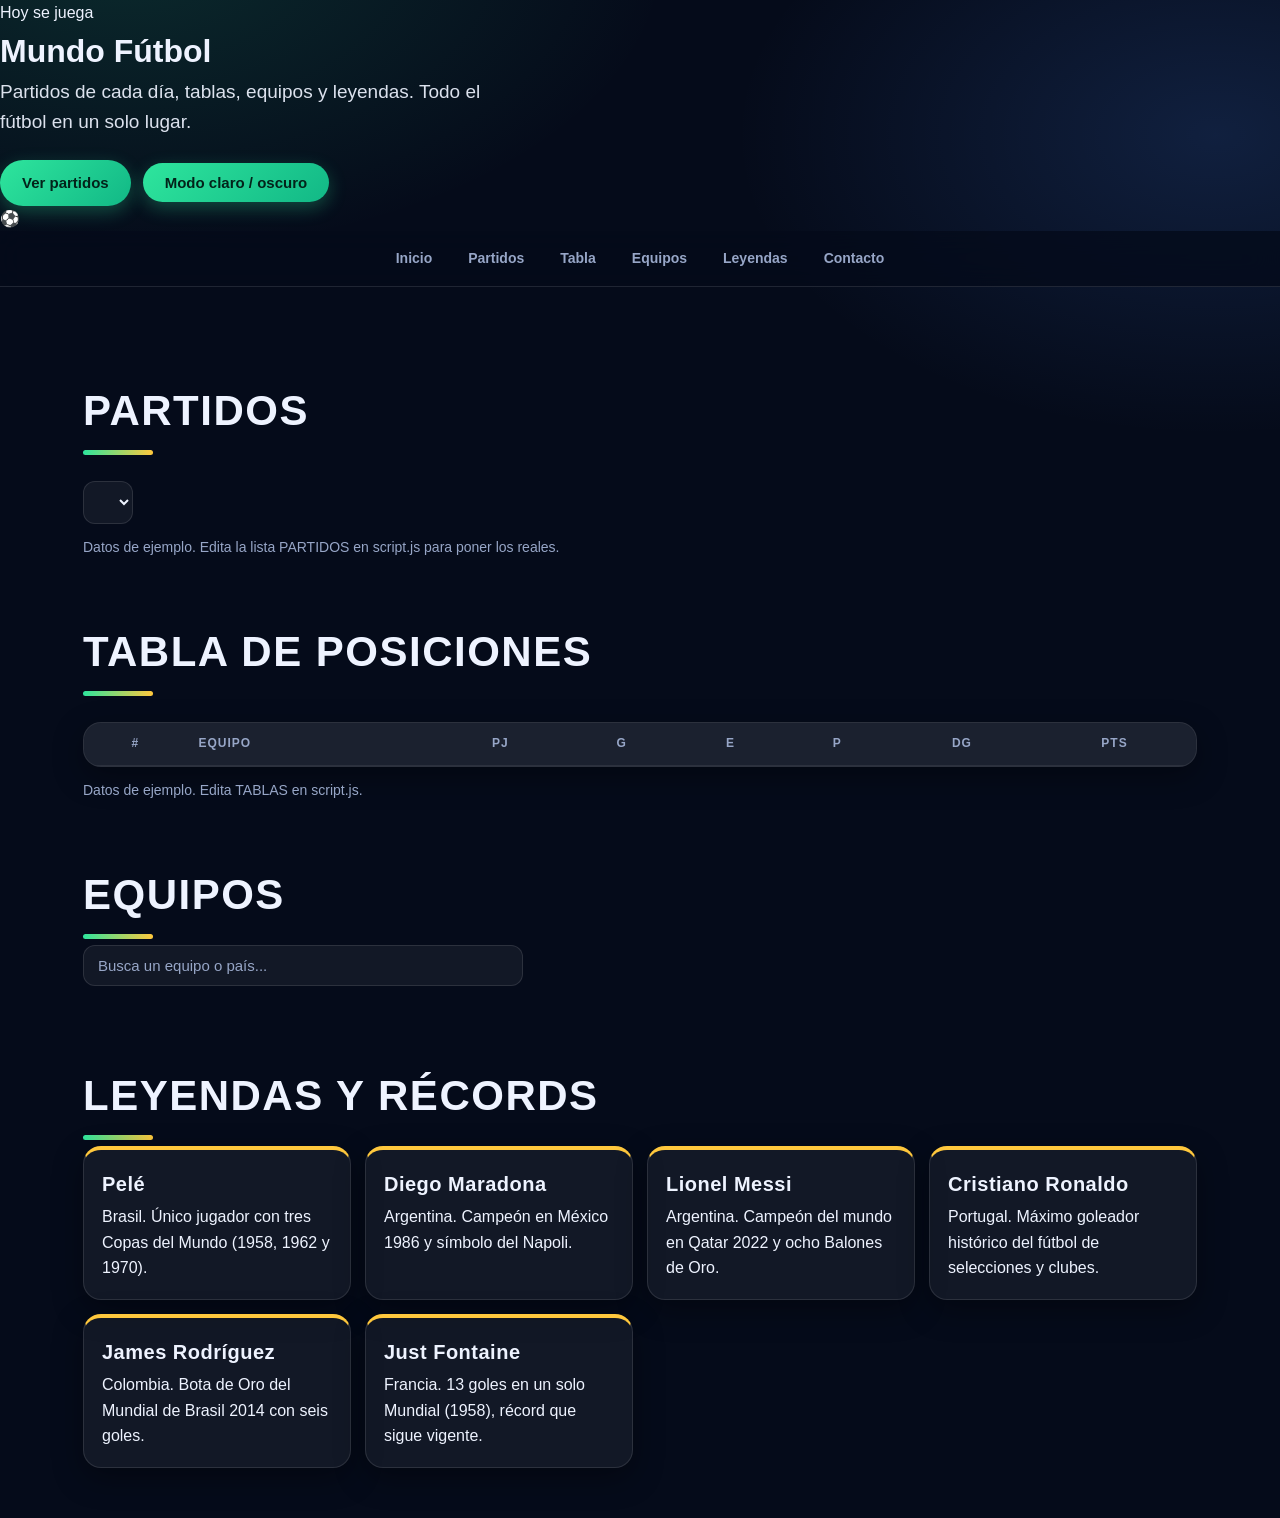
<file: index (1).html>
<!DOCTYPE html>
<html lang="es">
<head>
<meta charset="UTF-8">
<meta name="viewport" content="width=device-width, initial-scale=1">
<meta name="description" content="Partidos de hoy, tablas, equipos y todo sobre fútbol.">
<title>Mundo Fútbol | Partidos, tablas y equipos</title>
<link rel="stylesheet" href="styles.css">
</head>

<body>

<header id="inicio">
  <div class="hero-texto">
    <p class="en-vivo"><span class="punto"></span> Hoy se juega</p>
    <h1>Mundo Fútbol</h1>
    <p class="lema">Partidos de cada día, tablas, equipos y leyendas. Todo el fútbol en un solo lugar.</p>
    <p id="fecha-hoy" class="fecha"></p>
    <div class="botones">
      <a class="btn" href="#partidos">Ver partidos</a>
      <button onclick="cambiarFondo()">Modo claro / oscuro</button>
    </div>
  </div>
  <div class="hero-balon" aria-hidden="true">⚽</div>
</header>

<nav>
  <ul>
    <li><a href="#inicio">Inicio</a></li>
    <li><a href="#partidos">Partidos</a></li>
    <li><a href="#tabla">Tabla</a></li>
    <li><a href="#equipos">Equipos</a></li>
    <li><a href="#leyendas">Leyendas</a></li>
    <li><a href="#contacto">Contacto</a></li>
  </ul>
</nav>

<main>

  <section id="partidos">
    <h2>Partidos</h2>
    <div class="fila-controles">
      <div class="tabs" id="tabs-dias"></div>
      <select id="filtro-liga" aria-label="Filtrar por liga"></select>
    </div>
    <div id="lista-partidos" class="grid-partidos"></div>
    <p class="nota">Datos de ejemplo. Edita la lista PARTIDOS en script.js para poner los reales.</p>
  </section>

  <section id="tabla">
    <h2>Tabla de posiciones</h2>
    <div class="tabs" id="tabs-ligas"></div>
    <div class="scroll">
      <table>
        <thead><tr><th>#</th><th>Equipo</th><th>PJ</th><th>G</th><th>E</th><th>P</th><th>DG</th><th>Pts</th></tr></thead>
        <tbody id="cuerpo-tabla"></tbody>
      </table>
    </div>
    <p class="nota">Datos de ejemplo. Edita TABLAS en script.js.</p>
  </section>

  <section id="equipos">
    <h2>Equipos</h2>
    <input id="buscador" type="search" placeholder="Busca un equipo o país..." aria-label="Buscar equipo">
    <div id="grid-equipos" class="grid-equipos"></div>
  </section>

  <section id="leyendas">
    <h2>Leyendas y récords</h2>
    <div class="grid-leyendas">
      <article><h3>Pelé</h3><p>Brasil. Único jugador con tres Copas del Mundo (1958, 1962 y 1970).</p></article>
      <article><h3>Diego Maradona</h3><p>Argentina. Campeón en México 1986 y símbolo del Napoli.</p></article>
      <article><h3>Lionel Messi</h3><p>Argentina. Campeón del mundo en Qatar 2022 y ocho Balones de Oro.</p></article>
      <article><h3>Cristiano Ronaldo</h3><p>Portugal. Máximo goleador histórico del fútbol de selecciones y clubes.</p></article>
      <article><h3>James Rodríguez</h3><p>Colombia. Bota de Oro del Mundial de Brasil 2014 con seis goles.</p></article>
      <article><h3>Just Fontaine</h3><p>Francia. 13 goles en un solo Mundial (1958), récord que sigue vigente.</p></article>
</file>
<file: styles.css>
/* ===== BASE ===== */
*{ margin:0; padding:0; box-sizing:border-box; }
html{ scroll-behavior:smooth; scroll-padding-top:70px; }

:root{
  --bg:#050b1a; --bg2:#0b1633;
  --card:rgba(255,255,255,.055); --card-b:rgba(255,255,255,.11);
  --txt:#eef3ff; --suave:#97a6c7;
  --verde:#2ee59d; --oro:#ffc83d; --rojo:#ff4d6d; --azul:#4c8dff;
  --sombra:0 10px 30px rgba(0,0,0,.35);
  --titulo:'Oswald',Impact,'Arial Narrow Bold',sans-serif;
}
body.claro{
  --bg:#eef2fb; --bg2:#dfe7f7;
  --card:rgba(255,255,255,.9); --card-b:rgba(10,30,80,.12);
  --txt:#0b1630; --suave:#51607f;
  --sombra:0 10px 30px rgba(20,40,90,.12);
}
body{
  font-family:'Inter','Segoe UI',Tahoma,sans-serif;
  color:var(--txt); line-height:1.6;
  background:
    radial-gradient(900px 500px at 10% -5%, rgba(46,229,157,.14), transparent 60%),
    radial-gradient(800px 500px at 95% 15%, rgba(76,141,255,.16), transparent 60%),
    var(--bg);
  background-attachment:fixed;
  transition:background .3s,color .3s;
}
a{ color:inherit; }
:focus-visible{ outline:3px solid var(--verde); outline-offset:2px; }

/* ===== HERO ===== */
.hero{
  position:relative; overflow:hidden;
  background:
    url("data:image/svg+xml;utf8,<svg xmlns='http://www.w3.org/2000/svg' width='1200' height='700' viewBox='0 0 1200 700' fill='none' stroke='white' stroke-opacity='.09' stroke-width='3'><rect x='40' y='40' width='1120' height='620'/><line x1='600' y1='40' x2='600' y2='660'/><circle cx='600' cy='350' r='95'/><rect x='40' y='200' width='170' height='300'/><rect x='990' y='200' width='170' height='300'/><rect x='40' y='275' width='70' height='150'/><rect x='1090' y='275' width='70' height='150'/></svg>") center/cover no-repeat,
    linear-gradient(135deg,#06402c 0%,#0a2a5e 60%,#0b1633 100%);
  border-bottom:1px solid var(--card-b);
}
.hero::after{
  content:""; position:absolute; inset:auto 0 0 0; height:90px;
  background:linear-gradient(transparent,var(--bg));
}
.hero-in{
  position:relative; z-index:1;
  max-width:1150px; margin:0 auto; padding:64px 20px 90px;
  display:grid; grid-template-columns:1.2fr 1fr; gap:36px; align-items:center;
  color:#fff;
}
.chip{
  display:inline-flex; align-items:center; gap:8px;
  background:rgba(255,255,255,.12); border:1px solid rgba(255,255,255,.2);
  padding:5px 14px; border-radius:999px; font-size:14px; font-weight:600;
  backdrop-filter:blur(6px);
}
.punto{ width:9px; height:9px; border-radius:50%; background:var(--rojo); box-shadow:0 0 10px var(--rojo); animation:pulso 1.2s infinite; }
@keyframes pulso{ 50%{ opacity:.3; } }
.hero h1{
  font-family:var(--titulo); font-weight:700; text-transform:uppercase;
  font-size:clamp(52px,9vw,104px); line-height:1; letter-spacing:2px; margin:14px 0 10px;
}
.hero h1 span{
  background:linear-gradient(90deg,var(--verde),var(--oro));
  -webkit-background-clip:text; background-clip:text; color:transparent;
}
.lema{ font-size:19px; max-width:520px; opacity:.92; }
.fecha{ margin:10px 0 22px; color:var(--oro); font-weight:700; text-transform:capitalize; }

/* ===== BOTONES ===== */
.botones{ display:flex; gap:12px; flex-wrap:wrap; align-items:center; }
button,.btn{
  font-family:inherit; font-size:15px; font-weight:700; cursor:pointer;
  border:none; border-radius:999px; padding:11px 22px; text-decoration:none; display:inline-block;
  background:linear-gradient(135deg,var(--verde),#12b886); color:#03231a;
  box-shadow:0 6px 18px rgba(46,229,157,.28);
  transition:transform .15s, box-shadow .15s, filter .15s;
}
button:hover,.btn:hover{ transform:translateY(-2px); filter:brightness(1.08); }
button:active{ transform:translateY(1px); }
.btn.sec{ background:rgba(255,255,255,.12); color:#fff; border:1px solid rgba(255,255,255,.3); box-shadow:none; }
button.icono{ width:44px; height:44px; padding:0; font-size:20px; background:rgba(255,255,255,.12); color:#fff; border:1px solid rgba(255,255,255,.3); box-shadow:none; }

/* ===== DESTACADO ===== */
.destacado{
  background:rgba(255,255,255,.08); border:1px solid rgba(255,255,255,.22);
  border-radius:22px; padding:22px; backdrop-filter:blur(10px);
  box-shadow:0 20px 50px rgba(0,0,0,.4); text-align:center;
}
.dest-tit{ font-size:13px; letter-spacing:1.5px; text-transform:uppercase; color:var(--oro); font-weight:700; }
.dest-vs{ display:flex; align-items:center; justify-content:space-around; gap:10px; margin:18px 0; }
.dest-vs div{ display:flex; flex-direction:column; align-items:center; gap:8px; flex:1; font-weight:700; }
.dest-vs span{ font-family:var(--titulo); font-size:30px; color:var(--oro); }
.dest-vs .escudo{ width:76px; height:76px; font-size:22px; }
.dest-tiempo{ font-size:15px; }
.dest-tiempo strong{ display:inline-block; margin-top:6px; background:rgba(0,0,0,.35); padding:4px 14px; border-radius:999px; color:var(--verde); }

/* ===== TICKER ===== */
.ticker{ overflow:hidden; background:var(--bg2); border-block:1px solid var(--card-b); white-space:nowrap; }
.ticker .pista{ display:inline-block; padding:10px 0; animation:marquesina 60s linear infinite; }
.ticker:hover .pista{ animation-play-state:paused; }
.ticker span{ margin:0 28px; font-size:14px; color:var(--suave); }
.ticker b{ color:var(--oro); font-family:var(--titulo); font-size:16px; margin:0 4px; }
@keyframes marquesina{ to{ transform:translateX(-50%); } }

/* ===== MENÚ ===== */
nav{
  position:sticky; top:0; z-index:30;
  background:rgba(5,11,26,.78); backdrop-filter:blur(14px);
  border-bottom:1px solid var(--card-b);
}
body.claro nav{ background:rgba(238,242,251,.85); }
nav ul{ display:flex; flex-wrap:wrap; justify-content:center; gap:4px; list-style:none; padding:8px; }
nav a{
  display:block; padding:8px 16px; border-radius:999px; text-decoration:none;
  font-weight:600; font-size:14px; color:var(--suave); transition:.2s;
}
nav a:hover{ color:var(--txt); background:var(--card); }

/* ===== SECCIONES ===== */
main{ max-width:1150px; margin:0 auto; padding:30px 18px 50px; }
section{ margin-top:60px; }
.reveal{ opacity:0; transform:translateY(26px); transition:opacity .7s, transform .7s; }
.reveal.visible{ opacity:1; transform:none; }
h2{
  font-family:var(--titulo); font-weight:700; text-transform:uppercase; letter-spacing:1.5px;
  font-size:clamp(30px,5vw,42px); margin-bottom:6px;
}
h2::after{ content:""; display:block; width:70px; height:5px; border-radius:5px; margin-top:6px; background:linear-gradient(90deg,var(--verde),var(--oro)); }
.sub{ color:var(--suave); margin:10px 0 20px; }
.nota,.leyenda{ color:var(--suave); font-size:14px; margin-top:12px; }

/* ===== CONTADORES ===== */
.contadores{ display:grid; grid-template-columns:repeat(auto-fit,minmax(190px,1fr)); gap:14px; margin-top:-50px; position:relative; z-index:2; }
.contador{
  background:var(--card); border:1px solid var(--card-b); border-radius:18px; padding:18px 20px;
  box-shadow:var(--sombra); backdrop-filter:blur(8px);
}
.contador b{ display:block; font-family:var(--titulo); font-size:44px; line-height:1.1;
  background:linear-gradient(90deg,var(--verde),var(--azul)); -webkit-background-clip:text; background-clip:text; color:transparent; }
.contador span{ color:var(--suave); font-size:14px; }

/* ===== TABS / CONTROLES ===== */
.tabs{ display:flex; gap:8px; overflow-x:auto; padding:2px 2px 8px; margin-bottom:10px; }
.tabs button{
  white-space:nowrap; text-transform:capitalize; background:var(--card); color:var(--txt);
  border:1px solid var(--card-b); box-shadow:none; padding:9px 18px; font-weight:600;
}
.tabs button.activo{ background:linear-gradient(135deg,var(--verde),#12b886); color:#03231a; border-color:transparent; }
.tabs button.hoy:not(.activo){ border-color:var(--oro); }
.buscar-fila,.cmp-controles{ display:flex; gap:10px; flex-wrap:wrap; margin-bottom:16px; }
select,input{
  font-family:inherit; font-size:15px; color:var(--txt);
  background:var(--card); border:1px solid var(--card-b); border-radius:12px; padding:11px 14px;
}
select option{ color:#111; }
.buscar-fila input{ flex:1; min-width:220px; }
input::placeholder{ color:var(--suave); }

/* ===== PARTIDOS ===== */
.resumen{ display:grid; grid-template-columns:repeat(auto-fit,minmax(140px,1fr)); gap:10px; margin-bottom:16px; }
.resumen div{ background:var(--card); border:1px solid var(--card-b); border-radius:14px; padding:10px 14px; }
.resumen b{ display:block; font-family:var(--titulo); font-size:26px; color:var(--oro); }
.resumen span{ color:var(--suave); font-size:12px; }
.marcador-pred{ background:linear-gradient(135deg,rgba(46,229,157,.14),rgba(76,141,255,.12)); border:1px solid var(--card-b); border-radius:14px; padding:12px 16px; margin-bottom:14px; }

.grid-partidos{ display:grid; grid-template-columns:repeat(auto-fill,minmax(330px,1fr)); gap:16px; }
.partido{
  background:var(--card); border:1px solid var(--card-b); border-radius:20px; padding:16px 18px;
  box-shadow:var(--sombra); position:relative; overflow:hidden;
  transition:transform .2s, border-color .2s;
}
.partido::before{ content:""; position:absolute; inset:0 0 auto 0; height:3px; background:linear-gradient(90deg,var(--verde),var(--azul)); }
.partido:hover{ transform:translateY(-4px); border-color:var(--verde); }
.partido .cab{ display:flex; justify-content:space-between; color:var(--suave); font-size:12px; font-weight:600; text-transform:uppercase; letter-spacing:.8px; margin-bottom:12px; }
.vs{ display:grid; grid-template-columns:1fr auto 1fr; align-items:center; gap:8px; }
.eq{ display:flex; flex-direction:column; align-items:center; gap:6px; text-align:center; font-weight:700; font-size:14px; }
.eq.ganador{ color:var(--oro); }
.marc{ display:flex; align-items:center; gap:6px; font-family:var(--titulo); font-size:34px; }
.marc i{ color:var(--suave); font-style:normal; font-size:24px; }
.marc .hora{ font-size:16px; font-family:inherit; font-weight:700; color:var(--verde); background:rgba(46,229,157,.12); padding:6px 12px; border-radius:999px; white-space:nowrap; }
.fav{ color:var(--oro); }
.vacio{ color:var(--suave); padding:20px 0; }

.escudo{
  position:relative; overflow:hidden; display:inline-grid; place-items:center; flex:none;
  width:50px; height:50px; border-radius:50%;
  font-size:14px; font-weight:800; color:#fff; letter-spacing:.5px;
  border:2px solid rgba(255,255,255,.55); box-shadow:0 4px 12px rgba(0,0,0,.35);
  text-shadow:0 1px 2px rgba(0,0,0,.6);
}
.escudo img{ position:absolute; inset:0; width:100%; height:100%; object-fit:contain; filter:drop-shadow(0 3px 6px rgba(0,0,0,.4)); }
.escudo.con-logo{ background:transparent !important; border-color:transparent; box-shadow:none; overflow:visible; font-size:0; text-shadow:none; }

.pred{ display:flex; align-items:center; gap:6px; margin-top:14px; padding-top:12px; border-top:1px dashed var(--card-b); font-size:13px; color:var(--suave); }
.pred span{ margin-right:auto; }
.pred button{ padding:4px 14px; background:var(--card); color:var(--txt); border:1px solid var(--card-b); box-shadow:none; }
.pred button.sel{ background:var(--oro); color:#241a00; border-color:var(--oro); }
.pred.acierto{ color:var(--verde); font-weight:700; }
.pred.fallo{ color:var(--rojo); font-weight:700; }

/* ===== TABLA ===== */
.scroll{ overflow-x:auto; border-radius:18px; border:1px solid var(--card-b); background:var(--card); box-shadow:var(--sombra); }
table{ width:100%; border-collapse:collapse; min-width:480px; }
th,td{ padding:11px 12px; text-align:center; border-bottom:1px solid var(--card-b); }
th{ font-size:12px; text-transform:uppercase; letter-spacing:1px; color:var(--suave); background:rgba(255,255,255,.04); }
tbody tr:hover{ background:rgba(255,255,255,.05); }
td:nth-child(2),th:nth-child(2){ text-align:left; font-weight:600; }
td:nth-child(2) .escudo{ width:30px; height:30px; font-size:10px; border-width:1px; }
td:first-child{ font-family:var(--titulo); font-size:18px; color:var(--suave); }
td:last-child{ font-family:var(--titulo); font-size:20px; color:var(--oro); }
tr.top td:first-child{ color:var(--verde); box-shadow:inset 4px 0 var(--verde); }
tr.baja td:first-child{ color:var(--rojo); box-shadow:inset 4px 0 var(--rojo); }

/* ===== GRÁFICAS DE BARRAS ===== */
.grafica{ background:var(--card); border:1px solid var(--card-b); border-radius:18px; padding:16px 18px; margin-bottom:16px; box-shadow:var(--sombra); }
.grafica h3,.panel h3{ font-family:var(--titulo); font-size:18px; letter-spacing:1px; text-transform:uppercase; margin-bottom:10px; }
.barra-fila{ display:grid; grid-template-columns:150px 1fr 44px; gap:10px; align-items:center; margin:7px 0; font-size:14px; }
.barra-n{ white-space:nowrap; overflow:hidden; text-overflow:ellipsis; color:var(--suave); }
.barra{ height:14px; border-radius:99px; background:rgba(255,255,255,.08); overflow:hidden; }
.barra i{ display:block; height:100%; border-radius:99px; background:linear-gradient(90deg,var(--verde),var(--azul)); animation:crece 1s ease-out; }
@keyframes crece{ from{ width:0 !important; } }
.barra-fila b{ text-align:right; font-family:var(--titulo); font-size:17px; color:var(--oro); }

.cols{ display:grid; grid-template-columns:repeat(auto-fit,minmax(320px,1fr)); gap:16px; }
.panel{ background:var(--card); border:1px solid var(--card-b); border-radius:18px; padding:18px; box-shadow:var(--sombra); }
.panel ul{ list-style:none; }
.panel li{ display:flex; justify-content:space-between; gap:10px; padding:9px 0; border-bottom:1px solid var(--card-b); font-size:14px; }
.panel li small{ color:var(--suave); white-space:nowrap; }
.panel li b{ color:var(--oro); font-family:var(--titulo); font-size:17px; }

/* ===== EQUIPOS ===== */
.grid-equipos{ display:grid; grid-template-columns:repeat(auto-fill,minmax(170px,1fr)); gap:14px; }
.equipo{
  position:relative; cursor:pointer; text-align:center;
  background:var(--card); border:1px solid var(--card-b); border-radius:18px; padding:20px 12px 16px;
  transition:transform .2s, border-color .2s, box-shadow .2s;
}
.equipo:hover{ transform:translateY(-5px); border-color:var(--verde); box-shadow:0 12px 28px rgba(46,229,157,.18); }
.equipo .escudo{ width:64px; height:64px; font-size:18px; margin-bottom:8px; }
.equipo h3{ font-size:16px; }
.equipo p{ color:var(--suave); font-size:13px; }
.estrella{ position:absolute; top:8px; right:8px; width:34px; height:34px; padding:0; font-size:20px; background:transparent; color:var(--suave); box-shadow:none; }
.estrella.on{ color:var(--oro); }
#buscador{ width:100%; max-width:440px; margin-bottom:16px; }

/* ===== COMPARADOR ===== */
.cmp{ background:var(--card); border:1px solid var(--card-b); border-radius:18px; overflow:hidden; box-shadow:var(--sombra); }
.cmp-cab,.cmp-fila{ display:grid; grid-template-columns:1fr 1.2fr 1fr; text-align:center; align-items:center; padding:12px 8px; border-bottom:1px solid var(--card-b); }
.cmp-cab{ background:linear-gradient(135deg,rgba(46,229,157,.16),rgba(76,141,255,.16)); font-weight:700; }
.cmp-cab .escudo{ display:grid; margin:0 auto 6px; width:56px; height:56px; }
.cmp-fila b{ font-family:var(--titulo); font-size:24px; }
.cmp-fila .mejor{ color:var(--verde); }
.cmp-fila span{ color:var(--suave); font-size:13px; text-transform:uppercase; letter-spacing:1px; }

/* ===== ALINEACIÓN ===== */
.cancha{
  background:
    repeating-linear-gradient(0deg,#127a4a 0 70px,#0f6a40 70px 140px);
  border:3px solid rgba(255,255,255,.75); border-radius:18px;
  max-width:620px; margin:0 auto; padding:22px 10px; position:relative;
  display:flex; flex-direction:column; justify-content:space-around; gap:22px; min-height:560px;
  box-shadow:var(--sombra);
}
.cancha::before{ content:""; position:absolute; left:10%; right:10%; top:50%; height:0; border-top:3px solid rgba(255,255,255,.55); }
.cancha::after{ content:""; position:absolute; left:50%; top:50%; width:110px; height:110px; margin:-55px 0 0 -55px; border:3px solid rgba(255,255,255,.55); border-radius:50%; }
.linea{ display:flex; justify-content:space-evenly; position:relative; z-index:1; }
.jugador{ display:flex; flex-direction:column; align-items:center; gap:4px; width:92px; }
.camiseta{
  display:grid; place-items:center; width:38px; height:38px; border-radius:50%;
  background:linear-gradient(135deg,var(--oro),#ff9f1c); color:#241a00; font-weight:800; font-family:var(--titulo);
  box-shadow:0 3px 8px rgba(0,0,0,.4);
}
.jugador input{ width:100%; text-align:center; font-size:12px; padding:5px 4px; border-radius:8px; background:rgba(0,0,0,.45); border:1px solid rgba(255,255,255,.3); color:#fff; }
.jugador input::placeholder{ color:rgba(255,255,255,.6); }

/* ===== LEYENDAS ===== */
.grid-leyendas{ display:grid; grid-template-columns:repeat(auto-fill,minmax(260px,1fr)); gap:14px; }
.grid-leyendas article{ background:var(--card); border:1px solid var(--card-b); border-radius:18px; padding:18px; border-top:4px solid var(--oro); box-shadow:var(--sombra); }
.grid-leyendas h3{ font-family:var(--titulo); font-size:20px; letter-spacing:.5px; margin-bottom:4px; }
.dato{ margin:20px 0 14px; padding:16px 18px; background:linear-gradient(135deg,rgba(46,229,157,.14),rgba(76,141,255,.12)); border:1px solid var(--card-b); border-radius:16px; font-size:18px; }

/* ===== FOOTER / SUBIR ===== */
footer{ text-align:center; padding:30px 18px; color:var(--suave); border-top:1px solid var(--card-b); background:var(--bg2); }
footer small{ opacity:.7; }
#subir{ position:fixed; right:16px; bottom:16px; display:none; width:46px; height:46px; padding:0; font-size:20px; z-index:40; }

/* ===== VERSIÓN EN VIVO: elementos nuevos ===== */
.sec-head{ display:flex; flex-wrap:wrap; gap:14px; justify-content:space-between; align-items:flex-end; margin-bottom:6px; }
.sec-head .sub{ margin-bottom:6px; }
.estado-filtros{ display:flex; flex-wrap:wrap; gap:8px; }
.estado-filtros button{ padding:8px 16px; font-size:13px; background:var(--card); color:var(--txt); border:1px solid var(--card-b); box-shadow:none; }
.estado-filtros button.activo{ background:linear-gradient(135deg,var(--verde),#12b886); color:#03231a; border-color:transparent; }

.badge-vivo{ display:inline-block; background:var(--rojo); color:#fff; font-weight:800; font-size:11px; letter-spacing:.8px; padding:2px 10px; border-radius:999px; animation:pulso 1.4s infinite; }
.partido.en-vivo{ border-color:var(--rojo); }
.partido.en-vivo::before{ background:linear-gradient(90deg,var(--rojo),var(--oro)); }

.marc{ flex-direction:column; gap:4px; }
.marc-box{ display:flex; align-items:center; gap:6px; font-family:var(--titulo); font-size:34px; line-height:1.1; }
.marc-box i{ color:var(--suave); font-style:normal; font-size:24px; }
.hora-badge{ font-weight:700; font-size:16px; color:var(--verde); background:rgba(46,229,157,.12); padding:6px 12px; border-radius:999px; white-space:nowrap; }
.sub-hora{ font-size:12px; color:var(--suave); font-weight:600; text-transform:capitalize; }
.estadio-txt{ margin-top:10px; font-size:12px; color:var(--suave); text-align:center; }
.tabs button small{ opacity:.7; font-weight:500; }

.td-eq{ display:inline-flex; align-items:center; gap:10px; }
.dot-leyenda{ display:inline-block; width:12px; height:12px; border-radius:50%; margin-right:4px; vertical-align:middle; }
.dot-leyenda.top{ background:var(--verde); }
.dot-leyenda.baja{ background:var(--rojo); }

.siglas-txt{ position:relative; z-index:0; }

/* Goleadores */
.grid-goleadores{ display:grid; grid-template-columns:repeat(auto-fill,minmax(300px,1fr)); gap:14px; }
.card-goleador{ display:flex; align-items:center; gap:12px; background:var(--card); border:1px solid var(--card-b); border-radius:18px; padding:12px 16px; box-shadow:var(--sombra); }
.gol-pos{ font-family:var(--titulo); font-size:26px; color:var(--oro); width:26px; text-align:center; }
.gol-avatar{ width:56px; height:56px; flex:none; border-radius:50%; overflow:hidden; background:var(--bg2); display:grid; place-items:center; border:2px solid var(--card-b); }
.gol-avatar img{ width:100%; height:100%; object-fit:cover; }
.gol-info{ flex:1; min-width:0; }
.gol-info h4{ font-size:15px; white-space:nowrap; overflow:hidden; text-overflow:ellipsis; }
.gol-info p{ display:flex; align-items:center; gap:6px; color:var(--suave); font-size:13px; }
.gol-info .escudo{ width:20px; height:20px; font-size:7px; border-width:1px; }
.gol-cifra{ text-align:center; }
.gol-cifra b{ display:block; font-family:var(--titulo); font-size:30px; color:var(--verde); line-height:1; }
.gol-cifra span{ font-size:11px; color:var(--suave); text-transform:uppercase; letter-spacing:1px; }

/* Arma tu once */
.once-controles{ display:flex; flex-wrap:wrap; gap:10px; margin-bottom:16px; }
.once-controles input{ flex:1; min-width:180px; }
.once-controles select{ max-width:100%; }
.btn-sec-sm{ padding:10px 18px; font-size:14px; background:var(--card); color:var(--txt); border:1px solid var(--card-b); box-shadow:none; }
.btn-sec-sm.danger{ color:var(--rojo); }
.cancha-pro{ max-width:640px; margin:0 auto; }
.cancha-cab{ display:flex; align-items:center; gap:14px; padding:12px 16px; margin-bottom:10px; background:var(--card); border:1px solid var(--card-b); border-radius:16px; }
.cancha-cab img{ width:54px; height:54px; object-fit:contain; filter:drop-shadow(0 3px 6px rgba(0,0,0,.4)); }
.cancha-cab strong{ display:block; font-family:var(--titulo); font-size:22px; letter-spacing:1px; text-transform:uppercase; }
.cancha-cab span{ color:var(--suave); font-size:13px; }
.cancha-campo{
  background:repeating-linear-gradient(0deg,#127a4a 0 70px,#0f6a40 70px 140px);
  border:3px solid rgba(255,255,255,.75); border-radius:18px; padding:22px 8px; position:relative;
  display:flex; flex-direction:column-reverse; justify-content:space-around; gap:20px; min-height:600px; box-shadow:var(--sombra);
}
.cancha-campo::before{ content:""; position:absolute; left:8%; right:8%; top:50%; border-top:3px solid rgba(255,255,255,.5); }
.cancha-campo::after{ content:""; position:absolute; left:50%; top:50%; width:110px; height:110px; margin:-55px 0 0 -55px; border:3px solid rgba(255,255,255,.5); border-radius:50%; }
.fila-cancha{ display:flex; justify-content:space-evenly; position:relative; z-index:1; }
.jugador-ficha{ display:flex; flex-direction:column; align-items:center; gap:5px; width:96px; }
.jugador-ficha .camiseta{ width:46px; height:46px; flex-direction:column; line-height:1; }
.jugador-ficha .camiseta{ display:flex; align-items:center; justify-content:center; }
.jugador-ficha .camiseta span{ font-size:17px; }
.jugador-ficha .camiseta small{ font-size:8px; font-family:'Inter',sans-serif; font-weight:700; opacity:.75; }
.jugador-ficha input{ width:100%; text-align:center; font-size:12px; padding:5px 4px; border-radius:8px; background:rgba(0,0,0,.5); border:1px solid rgba(255,255,255,.3); color:#fff; }
.jugador-ficha input::placeholder{ color:rgba(255,255,255,.55); }

/* Aviso y botón subir */
.toast-aviso{ position:fixed; left:50%; bottom:24px; transform:translate(-50%,30px); background:var(--bg2); color:var(--txt); border:1px solid var(--card-b); padding:12px 22px; border-radius:999px; box-shadow:var(--sombra); font-weight:600; font-size:14px; opacity:0; pointer-events:none; transition:.3s; z-index:60; max-width:92vw; text-align:center; }
.toast-aviso.mostrar{ opacity:1; transform:translate(-50%,0); }
#subir.visible{ display:block; }

/* ===== PANTALLA DE ENTRADA ===== */
.intro-overlay {
  position: fixed;
  inset: 0;
  z-index: 9999;
  display: flex;
  align-items: center;
  justify-content: center;
  padding: 24px;
  background:
    radial-gradient(circle at 50% 20%, rgba(16, 185, 129, 0.25), transparent 55%),
    linear-gradient(160deg, #07110d 0%, #0b1922 60%, #050a0e 100%);
  color: #f8fafc;
  text-align: center;
  transition: opacity 0.6s ease, visibility 0.6s ease, transform 0.6s ease;
}

.intro-overlay.oculta {
  opacity: 0;
  visibility: hidden;
  transform: scale(1.03);
  pointer-events: none;
}

.intro-contenido {
  max-width: 480px;
  width: 100%;
  animation: entradaSubir 0.7s ease-out;
}

.intro-balon {
  font-size: 3.4rem;
  margin-bottom: 12px;
  display: inline-block;
  animation: boteBalon 1.4s ease-in-out infinite;
}

.intro-badge {
  display: inline-block;
  font-size: 0.75rem;
  font-weight: 700;
  letter-spacing: 0.12em;
  padding: 6px 14px;
  border-radius: 999px;
  background: rgba(16, 185, 129, 0.16);
  border: 1px solid rgba(16, 185, 129, 0.45);
  color: #34d399;
  margin-bottom: 14px;
}

.intro-titulo {
  font-family: 'Oswald', sans-serif;
  font-size: clamp(2.6rem, 7vw, 4.2rem);
  line-height: 1;
  letter-spacing: 0.03em;
  margin: 0 0 12px;
}

.intro-titulo span {
  color: #10b981;
}

.intro-sub {
  color: #cbd5e1;
  font-size: 1rem;
  margin: 0 0 24px;
}

.intro-barra {
  width: 100%;
  height: 5px;
  background: rgba(255, 255, 255, 0.12);
  border-radius: 999px;
  overflow: hidden;
  margin-bottom: 24px;
}

.intro-progreso {
  height: 100%;
  width: 0%;
  background: linear-gradient(90deg, #10b981, #34d399);
  border-radius: 999px;
  transition: width 0.4s ease;
}

.intro-btn {
  background: #10b981;
  color: #042f2e;
  border: none;
  font-family: 'Inter', sans-serif;
  font-weight: 800;
  font-size: 0.95rem;
  padding: 13px 28px;
  border-radius: 999px;
  cursor: pointer;
  box-shadow: 0 10px 25px rgba(16, 185, 129, 0.35);
  transition: transform 0.2s ease, background 0.2s ease;
}

.intro-btn:hover {
  background: #34d399;
  transform: translateY(-2px);
}

@keyframes boteBalon {
  0%, 100% { transform: translateY(0) rotate(0deg); }
  50% { transform: translateY(-10px) rotate(12deg); }
}

@keyframes entradaSubir {
  from { opacity: 0; transform: translateY(18px); }
  to { opacity: 1; transform: translateY(0); }
}

/* ===== CELULAR ===== */
@media (max-width:820px){
  .hero-in{ grid-template-columns:1fr; padding:44px 18px 80px; }
  .barra-fila{ grid-template-columns:105px 1fr 38px; }
  .cancha{ min-height:520px; }
  .jugador{ width:70px; }
}
@media (max-width:480px){
  .grid-partidos{ grid-template-columns:1fr; }
  nav a{ padding:7px 11px; font-size:13px; }
  .jugador-ficha{ width:66px; }
  .jugador-ficha input{ font-size:10px; }
  .cancha-campo{ min-height:540px; }
  .grid-goleadores{ grid-template-columns:1fr; }
}
@media (prefers-reduced-motion:reduce){
  *{ animation:none !important; transition:none !important; }
  .reveal{ opacity:1; transform:none; }
}
</file>
